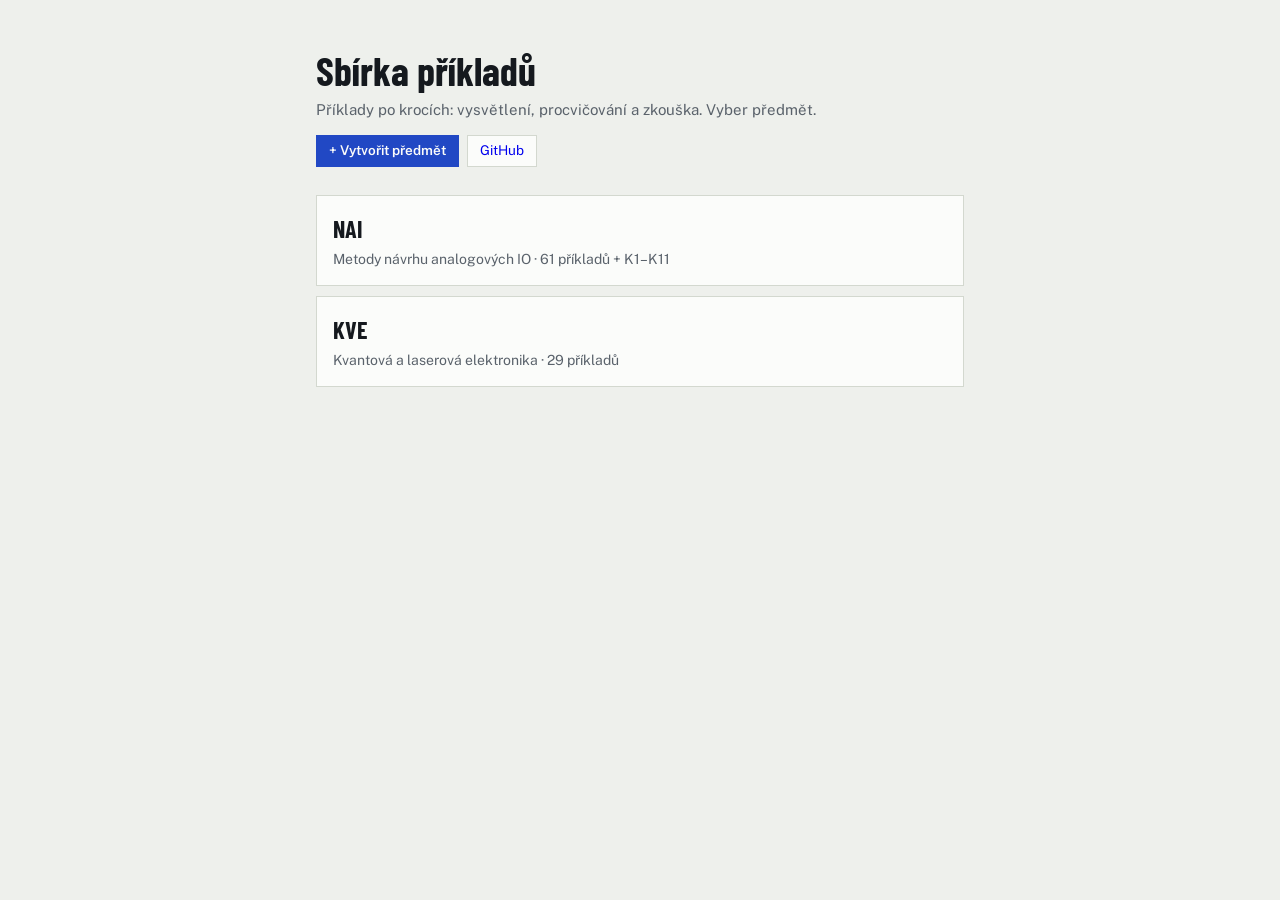
<file: index.html>
<!doctype html>
<html lang="cs">
<head>
<meta charset="utf-8">
<meta name="viewport" content="width=device-width, initial-scale=1">
<title>Sbírka příkladů</title>
<meta name="description" content="Sbírky příkladů po krocích: vysvětlení a procvičování">
<link rel="preconnect" href="https://fonts.googleapis.com">
<link rel="preconnect" href="https://fonts.gstatic.com" crossorigin>
<link href="https://fonts.googleapis.com/css2?family=Barlow+Condensed:wght@500;600;700&family=Public+Sans:wght@400;600;700&display=swap" rel="stylesheet">
<link rel="stylesheet" href="core/app.css">
<link rel="stylesheet" href="core/home.css">
</head>
<body>
<main class="home">
  <h1>Sbírka příkladů</h1>
  <p>Příklady po krocích: vysvětlení, procvičování a zkouška. Vyber předmět.</p>
  <div class="links">
    <a class="btn primary" href="pridat.html">+ Vytvořit předmět</a>
    <a class="btn" href="https://github.com/machmar/sbirka" target="_blank" rel="noopener">GitHub</a>
  </div>
  <ul class="subj" id="subj"></ul>
</main>
<script src="data/subjects.js"></script>
<script>
document.getElementById("subj").innerHTML = (window.SUBJECTS || []).map(function (s) {
  return '<li><a href="' + s.id + '/"><b>' + s.name + "</b><span>" + s.desc + "</span></a></li>";
}).join("");
</script>
</body>
</html>
</file>
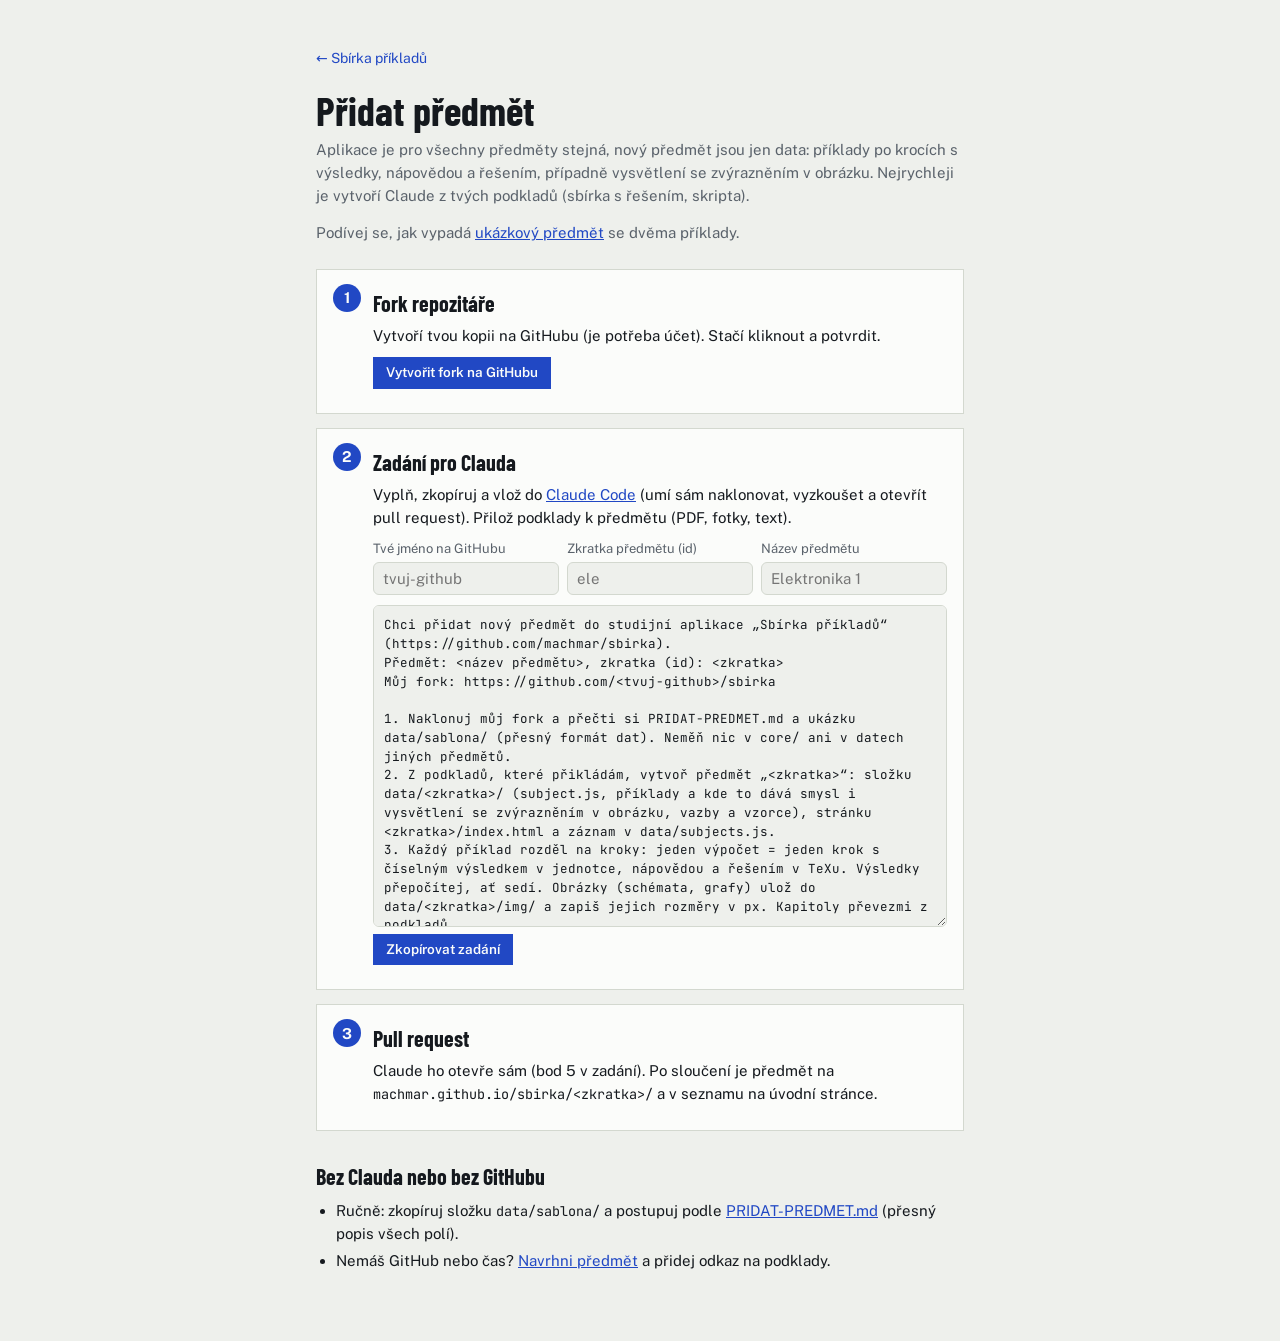
<file: pridat.html>
<!doctype html>
<html lang="cs">
<head>
<meta charset="utf-8">
<meta name="viewport" content="width=device-width, initial-scale=1">
<title>Přidat předmět · Sbírka příkladů</title>
<meta name="description" content="Jak přidat nový předmět do Sbírky příkladů: fork, zadání pro Clauda, pull request">
<link rel="preconnect" href="https://fonts.googleapis.com">
<link rel="preconnect" href="https://fonts.gstatic.com" crossorigin>
<link href="https://fonts.googleapis.com/css2?family=Barlow+Condensed:wght@500;600;700&family=Public+Sans:wght@400;600;700&family=JetBrains+Mono:wght@400;600&display=swap" rel="stylesheet">
<link rel="stylesheet" href="core/app.css">
<link rel="stylesheet" href="core/home.css">
</head>
<body>
<main class="home">
  <p class="back"><a href="./">← Sbírka příkladů</a></p>
  <h1>Přidat předmět</h1>
  <p class="lead">Aplikace je pro všechny předměty stejná, nový předmět jsou jen data: příklady po krocích s výsledky, nápovědou a řešením, případně vysvětlení se zvýrazněním v obrázku. Nejrychleji je vytvoří Claude z tvých podkladů (sbírka s řešením, skripta).</p>
  <p class="lead">Podívej se, jak vypadá <a href="sablona/">ukázkový předmět</a> se dvěma příklady.</p>

  <ol class="steps">
    <li>
      <h2>Fork repozitáře</h2>
      <p>Vytvoří tvou kopii na GitHubu (je potřeba účet). Stačí kliknout a potvrdit.</p>
      <p><a class="btn primary" href="https://github.com/machmar/sbirka/fork" target="_blank" rel="noopener">Vytvořit fork na GitHubu</a></p>
    </li>
    <li>
      <h2>Zadání pro Clauda</h2>
      <p>Vyplň, zkopíruj a vlož do <a href="https://claude.com/claude-code" target="_blank" rel="noopener">Claude Code</a> (umí sám naklonovat, vyzkoušet a otevřít pull request). Přilož podklady k předmětu (PDF, fotky, text).</p>
      <div class="fields">
        <label>Tvé jméno na GitHubu<input id="u" placeholder="tvuj-github" autocomplete="off" spellcheck="false"></label>
        <label>Zkratka předmětu (id)<input id="id" placeholder="ele" autocomplete="off" spellcheck="false"></label>
        <label>Název předmětu<input id="n" placeholder="Elektronika 1" autocomplete="off"></label>
      </div>
      <p class="hint" id="idhint" hidden>Zkratka: jen malá písmena, číslice a pomlčka, třeba „ele“ nebo „mat1“.</p>
      <textarea id="prompt" readonly rows="16" aria-label="Zadání pro Clauda"></textarea>
      <p><button class="btn primary" type="button" id="copy">Zkopírovat zadání</button> <span class="msg" id="copied" role="status"></span></p>
    </li>
    <li>
      <h2>Pull request</h2>
      <p>Claude ho otevře sám (bod 5 v zadání). Po sloučení je předmět na <code>machmar.github.io/sbirka/<span class="pid">zkratka</span>/</code> a v seznamu na úvodní stránce.</p>
    </li>
  </ol>

  <section class="more">
    <h2>Bez Clauda nebo bez GitHubu</h2>
    <ul>
      <li>Ručně: zkopíruj složku <code>data/sablona/</code> a postupuj podle <a href="https://github.com/machmar/sbirka/blob/main/PRIDAT-PREDMET.md" target="_blank" rel="noopener">PRIDAT-PREDMET.md</a> (přesný popis všech polí).</li>
      <li>Nemáš GitHub nebo čas? <a href="https://github.com/machmar/sbirka/issues/new?title=%5BNov%C3%BD%20p%C5%99edm%C4%9Bt%5D%20&amp;body=P%C5%99edm%C4%9Bt%3A%20%0AOdkaz%20na%20podklady%20(sb%C3%ADrka%20s%20%C5%99e%C5%A1en%C3%ADm)%3A%20%0A" target="_blank" rel="noopener">Navrhni předmět</a> a přidej odkaz na podklady.</li>
    </ul>
  </section>
</main>
<script>
(function () {
  var u = document.getElementById("u"), id = document.getElementById("id"), n = document.getElementById("n");
  var out = document.getElementById("prompt"), hint = document.getElementById("idhint");
  function v(el, ph) { return el.value.trim() || ph; }
  function upd() {
    var U = v(u, "<tvuj-github>"), I = v(id, "<zkratka>"), N = v(n, "<název předmětu>");
    hint.hidden = !id.value.trim() || /^[a-z0-9-]{1,30}$/.test(id.value.trim());
    [].forEach.call(document.querySelectorAll(".pid"), function (s) { s.textContent = I; });
    out.value =
      "Chci přidat nový předmět do studijní aplikace „Sbírka příkladů“ (https://github.com/machmar/sbirka).\n" +
      "Předmět: " + N + ", zkratka (id): " + I + "\n" +
      "Můj fork: https://github.com/" + U + "/sbirka\n\n" +
      "1. Naklonuj můj fork a přečti si PRIDAT-PREDMET.md a ukázku data/sablona/ (přesný formát dat). Neměň nic v core/ ani v datech jiných předmětů.\n" +
      "2. Z podkladů, které přikládám, vytvoř předmět „" + I + "“: složku data/" + I + "/ (subject.js, příklady a kde to dává smysl i vysvětlení se zvýrazněním v obrázku, vazby a vzorce), stránku " + I + "/index.html a záznam v data/subjects.js.\n" +
      "3. Každý příklad rozděl na kroky: jeden výpočet = jeden krok s číselným výsledkem v jednotce, nápovědou a řešením v TeXu. Výsledky přepočítej, ať sedí. Obrázky (schémata, grafy) ulož do data/" + I + "/img/ a zapiš jejich rozměry v px. Kapitoly převezmi z podkladů.\n" +
      "4. Vyzkoušej to: v kořeni repozitáře spusť python -m http.server 8000, otevři http://localhost:8000/" + I + "/ a zkontroluj, že se zobrazí všechny příklady, kontrola výsledků přijme správné hodnoty a v konzoli prohlížeče nejsou chyby.\n" +
      "5. Commitni změny do nové větve, pushni ji do mého forku a otevři pull request do machmar/sbirka (do popisu napiš, z jakých podkladů data jsou).\n\n" +
      "Pokud v podkladech něco chybí nebo si nejsi jistý výsledkem, zeptej se mě, než to vymyslíš.";
  }
  [u, id, n].forEach(function (el) { el.addEventListener("input", upd); });
  document.getElementById("copy").addEventListener("click", function () {
    var m = document.getElementById("copied");
    function done() { m.textContent = "Zkopírováno"; setTimeout(function () { m.textContent = ""; }, 2000); }
    if (navigator.clipboard) navigator.clipboard.writeText(out.value).then(done, function () { out.select(); document.execCommand("copy"); done(); });
    else { out.select(); document.execCommand("copy"); done(); }
  });
  upd();
})();
</script>
</body>
</html>
</file>
<file: core/app.css>
:root {
  --paper: #eef0ec; --sheet: #fbfcfa; --ink: #15191e; --muted: #5a626b; --rule: #d3d8cf;
  --accent: #2148c4; --accent-soft: #e3e9fb; --mark: #b9470f; --mark-soft: #f7e7dc;
  --ok: #17703a; --ok-soft: #e1f2e6; --bad: #a8261b; --bad-soft: #f8e3e0;
  --idea: #6b3fc4; --idea-soft: #efe8fb; --schem-bg: #ffffff;
  --radius: 0px; --radius-sm: 0px; --shadow: none;
  --font-display: "Barlow Condensed", "Arial Narrow", "Roboto Condensed", sans-serif;
  --font-body: "Public Sans", "Segoe UI", system-ui, sans-serif;
  --font-mono: "JetBrains Mono", ui-monospace, "Cascadia Mono", Consolas, monospace;
}
@media (prefers-color-scheme: dark) {
  :root:not([data-theme="light"]) {
    --paper: #121417; --sheet: #1a1d21; --ink: #e7e9ec; --muted: #9aa2ab; --rule: #2e333a;
    --accent: #8aa6ff; --accent-soft: #1f2a4a; --mark: #f0955c; --mark-soft: #3a2416;
    --ok: #6fd393; --ok-soft: #173323; --bad: #ff8a7d; --bad-soft: #3a1d1a;
    --idea: #b794f6; --idea-soft: #2a2140; --schem-bg: #fbfbf8;
    color-scheme: dark;
  }
}
:root[data-theme="dark"] {
  --paper: #121417; --sheet: #1a1d21; --ink: #e7e9ec; --muted: #9aa2ab; --rule: #2e333a;
  --accent: #8aa6ff; --accent-soft: #1f2a4a; --mark: #f0955c; --mark-soft: #3a2416;
  --ok: #6fd393; --ok-soft: #173323; --bad: #ff8a7d; --bad-soft: #3a1d1a;
  --idea: #b794f6; --idea-soft: #2a2140; --schem-bg: #fbfbf8;
  color-scheme: dark;
}

* { box-sizing: border-box; }
html, body { margin: 0; }
body { background: var(--paper); color: var(--ink); font-family: var(--font-body); font-size: 15px; line-height: 1.55; }
button, input { font: inherit; color: inherit; }
:focus-visible { outline: 2px solid var(--accent); outline-offset: 2px; }
sub { font-size: .72em; line-height: 0; }



.app { min-height: 100vh; background: var(--paper); display: grid; grid-template-columns: 280px minmax(0, 1fr); align-items: start; }
/* the page is never wider than the screen: Firefox for Android grows its "layout viewport" to fit anything that sticks
   out, even 1 px (overflow on html doesn't stop it), and the fixed drawers and the sticky schematic then drift with the
   page until they reach that larger edge. clip (not hidden) doesn't make .app a scroller, so sticky still works. */
.app { overflow-x: clip; }
.app > aside { position: sticky; top: 0; height: 100vh; overflow-y: auto; border-right: 1px solid var(--rule); background: var(--sheet); display: flex; flex-direction: column; }
.side-top { position: sticky; top: 0; z-index: 3; background: var(--sheet); }
.brand { padding: 14px 16px 10px; border-bottom: 1px solid var(--rule); display: flex; gap: 10px; align-items: flex-start; justify-content: space-between; }
.brand b { font-family: var(--font-display); font-size: 24px; line-height: 1; display: block; }
.brand span { font-size: 12px; color: var(--muted); display: block; margin-top: 2px; }
.iconbtn { border: 1px solid var(--rule); background: var(--paper); width: 32px; height: 32px; cursor: pointer; font-size: 17px; line-height: 1; flex: none; }
.iconbtn:hover { border-color: var(--accent); color: var(--accent); }
.search { padding: 8px 10px; border-bottom: 1px solid var(--rule); }
.search input { width: 100%; padding: 6px 9px; border: 1px solid var(--rule); background: var(--paper); font-size: 14px; }
.search input:focus { border-color: var(--accent); }
.nores { padding: 14px; font-size: 13px; color: var(--muted); font-style: italic; }
.navtabs { display: flex; flex-wrap: wrap; gap: 4px; padding: 8px 10px; border-bottom: 1px solid var(--rule); }
.navtabs button { border: 1px solid var(--rule); background: var(--paper); padding: 3px 9px; cursor: pointer; font-size: 13px; }
.navtabs button[aria-current="true"] { background: var(--accent); border-color: var(--accent); color: var(--sheet); }
.list { list-style: none; margin: 0; padding: 0 0 8px; }
.list .group { font-family: var(--font-mono); font-size: 11px; letter-spacing: .05em; text-transform: uppercase; color: var(--muted); padding: 12px 14px 5px; }
.list button { width: 100%; text-align: left; border: 0; border-bottom: 1px solid var(--rule); background: transparent; cursor: pointer; display: grid; grid-template-columns: 40px minmax(0, 1fr); gap: 2px 8px; padding: 8px 12px; align-items: baseline; }
.list button:hover { background: var(--paper); }
.list button[aria-current="true"] { background: var(--paper); box-shadow: inset 3px 0 0 var(--accent); }
.list .n { font-family: var(--font-display); font-weight: 700; font-size: 20px; line-height: 1; color: var(--accent); }
.list .t { font-size: 13.5px; line-height: 1.3; }
.list li.chtile { display: none; } /* chapter tiles exist only in the mobile strip */
.list .k { grid-column: 2; display: flex; gap: 8px; align-items: center; font-size: 12px; color: var(--muted); flex-wrap: wrap; }
.pins { display: inline-flex; gap: 3px; }
.pins i { width: 7px; height: 7px; border: 1.5px solid var(--muted); display: block; }
.pins i.on { background: var(--accent); border-color: var(--accent); border-radius: 50%; }
/* Zkouška: a diamond of the same size, filled in its own colour once passed */
.pins i.zk { width: 5px; height: 5px; margin: 0 1.5px; align-self: center; transform: rotate(45deg); }
.pins i.zk.on { background: var(--muted); border-color: var(--muted); border-radius: 0; }
.known { color: var(--ok); font-weight: 700; }
.only { font-style: italic; }
.list { flex: 1 0 auto; }
.side-foot { position: sticky; bottom: 0; z-index: 3; margin-top: auto; background: var(--sheet); border-top: 1px solid var(--rule); font-size: 12.5px; }
.side-foot summary { cursor: pointer; padding: 9px 14px; color: var(--muted); font-variant-numeric: tabular-nums; }
.side-foot .foot-body { padding: 0 12px 12px; display: flex; flex-direction: column; gap: 6px; }
.side-foot .btn { font-size: 12.5px; padding: 4px 10px; text-align: left; }
.side-foot .btn.danger { color: var(--bad); }
.side-foot .btn.danger:hover { border-color: var(--bad); color: var(--bad); }
.side-foot .confirm { border: 1px solid var(--bad); background: var(--bad-soft); padding: 8px 10px; display: flex; flex-direction: column; gap: 6px; }
.side-foot .confirm p { margin: 0; }
.side-foot .confirm div { display: flex; gap: 6px; flex-wrap: wrap; }
.side-foot .msg { color: var(--muted); min-height: 1.2em; margin: 0; }
.side-foot .msg.err { color: var(--bad); }
.sr { position: absolute; left: -9999px; }

main { min-width: 0; background: var(--paper); color: var(--ink); font-family: var(--font-body); container-type: inline-size; }
.sheet { padding: 22px 24px 28px; display: flex; flex-direction: column; gap: 18px; }

.head { display: grid; grid-template-columns: auto minmax(0, 1fr) auto; gap: 2px 18px; align-items: end; border-bottom: 2px solid var(--ink); padding-bottom: 12px; }
.bignum { font-family: var(--font-display); font-weight: 700; font-size: 72px; line-height: .8; color: var(--accent); grid-row: span 2; font-variant-numeric: tabular-nums; }
.head .meta { display: flex; gap: 10px; align-items: center; flex-wrap: wrap; font-size: 13px; color: var(--muted); }
.chip { font-family: var(--font-mono); font-size: 12px; border: 1px solid var(--accent); color: var(--accent); padding: 0 8px; border-radius: var(--radius-sm); }
.head h2 { font-family: var(--font-display); font-weight: 600; font-size: 30px; line-height: 1.05; margin: 0; text-wrap: balance; }
.head .tools { grid-row: span 2; align-self: center; display: flex; gap: 6px; flex-wrap: wrap; justify-content: flex-end; }
.head .tools .btn { white-space: nowrap; }

.btn { border: 1px solid var(--rule); background: var(--sheet); padding: 6px 12px; cursor: pointer; font-size: 13.5px; line-height: 1.3; border-radius: var(--radius-sm); box-shadow: var(--shadow); }
.btn:hover { border-color: var(--accent); color: var(--accent); }
.btn.primary { background: var(--accent); border-color: var(--accent); color: var(--sheet); font-weight: 600; }
.btn.primary:hover { color: var(--sheet); filter: brightness(1.08); }
.btn.good { background: var(--ok-soft); border-color: var(--ok); color: var(--ok); }
.btn[disabled] { opacity: .5; cursor: default; }

.section-label { font-family: var(--font-mono); font-size: 11.5px; letter-spacing: .06em; text-transform: uppercase; color: var(--muted); margin: 0 0 5px; }
.task { display: flex; flex-direction: column; gap: 8px; }
.task .txt { max-width: 80ch; font-size: 16px; }
.given { list-style: none; margin: 0; padding: 0; display: flex; flex-wrap: wrap; gap: 6px; }
.given li { font-family: var(--font-mono); font-size: 12.5px; background: var(--sheet); border: 1px solid var(--rule); padding: 2px 8px; }
.tags { display: flex; flex-wrap: wrap; gap: 6px; }
.tags + .tags { margin-top: 6px; }
.tag { font-size: 12px; padding: 1px 9px; border-radius: 999px; background: var(--idea-soft); color: var(--idea); border: 1px solid transparent; cursor: pointer; }
.tag:hover { border-color: var(--idea); }

/* the steps column keeps its width on wide screens (page zoomed out); the schematic takes the rest */
.grid { display: grid; grid-template-columns: minmax(0, 1fr) min(620px, 47%); gap: 20px; align-items: start; }
.grid.nopic { grid-template-columns: minmax(0, 1fr); max-width: 860px; } /* a problem without a picture */
/* narrow screens: one page scroll; once the schematic reaches the top it stays there (at most 45 % of the screen tall)
   and the rest scrolls under it */
@container (max-width: 860px) {
  .grid { grid-template-columns: minmax(0, 1fr); }
  .grid .schem { position: sticky; top: 0; z-index: 5; background: var(--paper); padding: calc(env(safe-area-inset-top, 0px) + 6px) 0 6px; margin-top: -6px; }
  .grid .paper { width: min(100%, calc(45dvh * var(--ar))); }
}
.schem { position: sticky; top: calc(env(safe-area-inset-top, 0px) + 12px); display: flex; flex-direction: column; gap: 8px; margin: 0; }
/* the paper is the visible window, as wide as fits (and no taller than the screen); .zoom inside it is the picture with
   everything drawn on it, made --z times larger and shifted by --zx/--zy (fractions of its size) */
.paper { position: relative; background: var(--schem-bg); border: 1px solid var(--rule); border-radius: var(--radius-sm); overflow: hidden; line-height: 0;
  aspect-ratio: var(--ar); width: min(100%, calc((100dvh - 110px) * var(--ar))); margin: 0 auto; touch-action: pan-x pan-y; }
.zoom { position: absolute; left: 0; top: 0; width: calc(var(--z, 1) * 100%); transform: translate(calc(var(--zx, 0) * -100%), calc(var(--zy, 0) * -100%)); }
.paper img { width: 100%; height: auto; display: block; }
.paper svg { position: absolute; inset: 0; width: 100%; height: 100%; pointer-events: none; }
.paper.zoomed { touch-action: none; cursor: grab; }
.zbadge { position: absolute; left: 8px; bottom: 8px; z-index: 2; padding: 2px 9px; border: 1px solid var(--rule); border-radius: 999px; background: var(--sheet); color: var(--ink); font: 600 12px/1.4 var(--font-body); cursor: pointer; box-shadow: 0 2px 8px rgba(0, 0, 0, .15); }
.paper:not(.zoomed) .zbadge { display: none; }
.zfs { position: absolute; right: 8px; bottom: 8px; z-index: 2; width: 28px; height: 28px; display: grid; place-items: center; padding: 0; border: 1px solid var(--rule); border-radius: 8px; background: var(--sheet); color: var(--ink); cursor: pointer; opacity: 0; pointer-events: none; transition: opacity .25s; box-shadow: 0 2px 8px rgba(0, 0, 0, .15); }
/* shown only while the pointer moves over the picture (.moving, set in app.js) */
.paper.moving .zfs, .zfs:hover, .zfs:focus-visible { opacity: 1; pointer-events: auto; }
.paper .zfs svg { position: static; width: 16px; height: 16px; }
/* over the whole window (top layer, see fsApply): as big as fits with a small margin, the page dimmed behind */
.paper.fs { position: fixed; inset: 0; margin: auto; padding: 0; width: min(calc(100vw - 24px), calc((100dvh - 24px) * var(--ar))); height: auto; max-width: none; max-height: none; }
.paper.fs::backdrop { background: rgba(0, 0, 0, .75); }
.legend { display: flex; flex-wrap: wrap; gap: 4px 12px; font-size: 12.5px; color: var(--muted); min-height: 20px; }
.legend span { display: inline-flex; align-items: center; gap: 5px; }
.legend i { width: 12px; height: 12px; border-radius: 3px; display: inline-block; }
.legend .src { width: 100%; color: var(--ink); }
.schem .opts { display: flex; flex-wrap: wrap; gap: 6px 18px; }
.schem label { font-size: 12.5px; color: var(--muted); display: inline-flex; gap: 6px; align-items: center; }

.col { display: flex; flex-direction: column; gap: 12px; min-width: 0; }
/* wide screens: once the problem reaches the top, the schematic stays and the steps column scrolls by itself; past
   either end of the column the page scrolls on. Narrow screens keep one normal page scroll */
@container (min-width: 861px) {
  .grid:not(.nopic) > .col { position: sticky; top: calc(env(safe-area-inset-top, 0px) + 12px); max-height: calc(100dvh - 24px); overflow-y: auto;
    padding: 0 6px calc(50dvh - 12px) 0; /* half the column's height of room below the last step */ scrollbar-width: thin; scrollbar-color: color-mix(in srgb, var(--muted) 55%, transparent) transparent; }
}
.seg { display: inline-flex; border: 1px solid var(--ink); align-self: flex-start; }
.seg button { border: 0; background: var(--sheet); padding: 6px 14px; cursor: pointer; display: flex; gap: 8px; align-items: baseline; }
.seg button + button { border-left: 1px solid var(--ink); }
.seg button[aria-pressed="true"] { background: var(--ink); color: var(--paper); }
.seg small { font-family: var(--font-mono); font-size: 11.5px; opacity: .75; }
.seg button[disabled] { color: var(--muted); cursor: not-allowed; }
.xtab { align-self: flex-start; }
.notice { background: var(--sheet); border: 1px solid var(--rule); border-left: 4px solid var(--mark); padding: 12px 14px; display: flex; flex-direction: column; gap: 8px; align-items: flex-start; border-radius: var(--radius-sm); }
.notice p { margin: 0; }

/* learn (NAI) steps */
.idea { background: var(--idea-soft); border: 1px solid color-mix(in srgb, var(--idea) 35%, transparent); border-radius: var(--radius); padding: 10px 13px; }
.idea b { color: var(--idea); }
.lsteps { list-style: none; margin: 0; padding: 0; display: flex; flex-direction: column; gap: 8px; }
.lstep { background: var(--sheet); border: 1px solid var(--rule); border-radius: var(--radius); box-shadow: var(--shadow); overflow: hidden; }
.lhead { width: 100%; border: 0; background: transparent; display: flex; gap: 10px; align-items: center; padding: 9px 13px; cursor: pointer; text-align: left; }
.lhead .n { width: 24px; height: 24px; border-radius: 50%; background: var(--paper); border: 1px solid var(--rule); display: grid; place-items: center; font-size: 12px; font-weight: 700; flex: none; }
.lhead .t { font-weight: 600; }
.lstep.on { border-color: var(--accent); }
.lstep.on .lhead { background: var(--accent-soft); }
.lstep.on .lhead .n { background: var(--accent); border-color: var(--accent); color: var(--sheet); }
.lstep.done .lhead .n { background: var(--ok); border-color: var(--ok); color: var(--sheet); }
.lbody { padding: 4px 14px 12px; display: none; }
.lstep.on .lbody, .showall .lbody { display: block; }
.lbody p { margin: 6px 0; }
.eq { background: var(--paper); border-radius: var(--radius-sm); padding: 8px 10px; margin: 8px 0; overflow-x: auto; }
.eq .row { padding: 3px 0; }
.eq .row.gen { color: var(--muted); font-size: 13px; }
.res { display: inline-block; background: var(--ok-soft); color: var(--ok); border: 1px solid var(--ok); border-radius: var(--radius-sm); padding: 3px 10px; font-weight: 700; margin-top: 4px; }
.mem { background: var(--accent-soft); border-radius: var(--radius-sm); padding: 6px 10px; margin-top: 8px; font-size: 13.5px; }
.mem::before { content: "Zapamatuj si: "; font-weight: 700; color: var(--accent); }
.warn { background: var(--mark-soft); border-left: 4px solid var(--mark); border-radius: var(--radius-sm); padding: 8px 11px; margin-top: 10px; font-size: 13.5px; }
.warn::before { content: "Pozor: "; font-weight: 700; color: var(--mark); }
.navrow { display: flex; justify-content: space-between; gap: 8px; flex-wrap: wrap; }
.box { background: var(--sheet); border: 1px solid var(--rule); border-radius: var(--radius); padding: 12px 14px; box-shadow: var(--shadow); }
.box h3 { margin: 0 0 8px; font-size: 15px; }
.tk { display: flex; gap: 10px; align-items: flex-start; padding: 5px 0; border-bottom: 1px dashed var(--rule); }
.tk:last-child { border-bottom: 0; }
.badge { font-size: 11px; padding: 1px 7px; border-radius: 999px; white-space: nowrap; font-weight: 700; margin-top: 3px; }
.badge.on { background: var(--ok-soft); color: var(--ok); }
.badge.add { background: var(--mark-soft); color: var(--mark); }
.badge.der { background: var(--paper); color: var(--muted); }
.kbd { font-size: 12px; color: var(--muted); }

/* cross-links practice <-> explanation */
.xlinks { display: flex; flex-wrap: wrap; gap: 6px; margin-top: 10px; }
.xlink { border: 1px dashed var(--accent); color: var(--accent); background: transparent; font-size: 12.5px; padding: 2px 9px; cursor: pointer; text-align: left; }
.xlink:hover { background: var(--accent-soft); border-style: solid; }
.xnone { font-size: 12.5px; color: var(--muted); font-style: italic; margin-top: 10px; }

/* practice (MPC) steps: a wire with pins */
.suggest { border: 1px solid var(--ok); background: var(--ok-soft); color: var(--ok); padding: 8px 12px; display: flex; gap: 10px; align-items: center; flex-wrap: wrap; }
.psteps { list-style: none; margin: 0; padding: 0; position: relative; }
.psteps::before { content: ""; position: absolute; left: 11px; top: 14px; bottom: 14px; width: 2px; background: var(--rule); }
.pstep { position: relative; display: grid; grid-template-columns: 24px minmax(0, 1fr); gap: 14px; padding: 8px 0 16px; }
.node { width: 24px; height: 24px; display: grid; place-items: center; position: relative; z-index: 1; margin-top: 2px; }
.node::after { content: ""; width: 12px; height: 12px; border: 2px solid var(--muted); background: var(--paper); }
.pstep.active .node::after { border-color: var(--accent); background: var(--accent-soft); }
.pstep.done .node::after { width: 14px; height: 14px; border-radius: 50%; border-color: var(--accent); background: var(--accent); }
.pstep.locked .node::after { border-style: dashed; }
.pstep.focus .pbody { box-shadow: -10px 0 0 -6px var(--accent); }
.pbody { display: flex; flex-direction: column; gap: 8px; min-width: 0; }
.ptitle { display: flex; align-items: baseline; gap: 10px; flex-wrap: wrap; border: 0; background: transparent; padding: 0; text-align: left; cursor: pointer; }
.ptitle[disabled] { cursor: default; }
.step-no { font-family: var(--font-mono); font-size: 12px; color: var(--muted); white-space: nowrap; }
.ptitle h3 { margin: 0; font-size: 17px; font-weight: 600; line-height: 1.3; }
.pstep.locked h3 { color: var(--muted); font-weight: 400; font-style: italic; font-size: 14.5px; }
.answer { display: flex; align-items: center; gap: 8px; flex-wrap: wrap; }
.answer input { width: 9em; padding: 5px 9px; border: 1px solid var(--rule); background: var(--sheet); font-family: var(--font-mono); font-size: 14.5px; font-variant-numeric: tabular-nums; }
.answer input:focus { border-color: var(--accent); }
.unit { font-family: var(--font-mono); font-size: 14px; min-width: 2.5em; }
.fb { font-size: 13px; font-weight: 600; padding: 1px 8px; }
.fb.ok { color: var(--ok); background: var(--ok-soft); }
.fb.bad { color: var(--bad); background: var(--bad-soft); }
.fb.warn { color: var(--muted); }
.row-actions { display: flex; gap: 8px; flex-wrap: wrap; }
.hint { margin: 0; padding: 7px 12px; border-left: 3px solid var(--mark); background: var(--sheet); font-size: 14.5px; max-width: 70ch; }
.hint b { color: var(--mark); }
.noans { margin: 0; font-size: 13px; color: var(--muted); }
/* Zkouška */
.exam { display: flex; flex-direction: column; gap: 10px; }
.extask { margin: 0; }
.zkwrap { position: relative; }
.zcarets { position: absolute; inset: 0; pointer-events: none; overflow: hidden; }
.zcaret { position: absolute; width: 1px; background: var(--c); }
.zcaret::before { content: ""; position: absolute; left: -2px; top: -2px; width: 5px; height: 3px; background: var(--c); }
#zkin { width: 100%; box-sizing: border-box; min-height: 9em; padding: 8px 10px; border: 1px solid var(--rule); background: var(--sheet); color: inherit; font-family: var(--font-mono); font-size: 14.5px; line-height: 1.6; resize: vertical; }
#zkin:focus { border-color: var(--accent); outline: none; }
.zsum { margin: 0; display: flex; gap: 14px; align-items: baseline; }
.zsum span { color: var(--muted); font-size: 13px; }
.zpills { display: flex; flex-wrap: wrap; gap: 6px; margin-top: 6px; }
.zpill { font-family: var(--font-mono); font-size: 13px; padding: 2px 9px; border-radius: 999px; }
.zpill.ok { color: var(--ok); background: var(--ok-soft); }
.zpill.bad { color: var(--bad); background: var(--bad-soft); }
.zskip { margin: 6px 0 0; font-size: 13px; color: var(--muted); }
.ztab { border-collapse: collapse; font-size: 14px; }
.ztab td { padding: 3px 14px 3px 0; border-bottom: 1px solid var(--rule); }
.ztab td + td { font-family: var(--font-mono); }
.solution { border: 1px solid var(--rule); border-top: 3px solid var(--accent); padding: 10px 14px; display: flex; flex-direction: column; gap: 6px; background: var(--sheet); }
.solution .tex { overflow-x: auto; overflow-y: hidden; }
.solution .why { margin: 0; font-size: 14.5px; max-width: 70ch; }
.plot { display: flex; flex-direction: column; gap: 8px; border-top: 1px solid var(--rule); padding-top: 12px; }
.plot p { margin: 0; font-size: 13.5px; color: var(--muted); }
.plot .pbox { background: #fff; border: 1px solid var(--rule); }
.plot .pbox img { display: block; max-width: 100%; height: auto; }

/* pages: patterns and cheat sheet */
.cards { display: flex; flex-direction: column; gap: 12px; }
.card { background: var(--sheet); border: 1px solid var(--rule); padding: 14px 16px; border-radius: var(--radius); }
.card h3 { margin: 0 0 6px; font-family: var(--font-display); font-size: 22px; font-weight: 600; }
.card.focus { outline: 2px solid var(--idea); }
.exl { display: inline-flex; gap: 6px; flex-wrap: wrap; align-items: baseline; }
.exl button { border: 0; background: none; padding: 0; color: var(--accent); text-decoration: underline; text-underline-offset: 3px; cursor: pointer; font-size: 13.5px; }
.exl span { font-size: 13px; color: var(--muted); }
.tbl { overflow-x: auto; }
table { border-collapse: collapse; width: 100%; font-size: 14px; }
td, th { border-bottom: 1px solid var(--rule); padding: 7px 6px; text-align: left; vertical-align: top; }
th { font-family: var(--font-mono); font-size: 11.5px; text-transform: uppercase; color: var(--muted); letter-spacing: .05em; font-weight: 600; }
.consts { display: grid; grid-template-columns: repeat(auto-fit, minmax(150px, 1fr)); gap: 4px 18px; margin: 0; font-variant-numeric: tabular-nums; }
.consts div { display: flex; justify-content: space-between; gap: 10px; border-bottom: 1px dashed var(--rule); padding: 3px 0; }
.consts dt { color: var(--muted); }
.consts dd { margin: 0; font-family: var(--font-mono); font-size: 13px; }

/* bug-report link: floats bottom-right, always visible; main gets room so it never hides the last content */
.report { position: fixed; z-index: 30;
  right: calc(env(safe-area-inset-right, 0px) + 16px); bottom: calc(env(safe-area-inset-bottom, 0px) + 16px);
  display: inline-flex; align-items: center; gap: 7px; padding: 7px 13px;
  background: var(--sheet); color: var(--ink); border: 1px solid var(--ink);
  font-size: 13.5px; font-weight: 600; text-decoration: none; box-shadow: 0 2px 10px rgba(0,0,0,.18); }
.report::before { content: "!"; display: grid; place-items: center; width: 17px; height: 17px; border-radius: 50%;
  background: var(--mark); color: var(--sheet); font-size: 12px; font-weight: 700; }
.report:hover { border-color: var(--accent); color: var(--accent); }
main { padding-bottom: 56px; }
@media print { .report { display: none; } }

@media (max-width: 760px) {
  .app { grid-template-columns: minmax(0, 1fr); }
  .app > aside { position: static; height: auto; overflow: visible; border-right: 0; border-bottom: 1px solid var(--rule); }
  .side-top, .side-foot { position: static; }
  .brand { padding: 10px 14px 8px; }
  .brand span { display: none; }
  .list { display: flex; overflow-x: auto; gap: 0; padding: 0; flex: none; }
  .list .group { display: none; }
  .list li { flex: 0 0 auto; }
  .list li.fold { display: none; }
  .list li.chtile { display: block; }
  .chtile button { background: var(--paper); }
  .chtile .n { font-size: 18px; color: var(--ink); }
  .chtile button[aria-expanded="true"] { background: var(--accent-soft); box-shadow: inset 0 -3px 0 var(--accent); }
  .chtile button[aria-expanded="true"] .n { color: var(--accent); }
  .list button { min-width: 170px; height: 100%; border-right: 1px solid var(--rule); }
  .sheet { padding: 16px 14px 22px; }
  .head { grid-template-columns: auto minmax(0, 1fr); }
  .bignum { grid-column: 1; grid-row: 1 / 3; }
  .head .meta { grid-column: 2; grid-row: 1; }
  .head h2 { grid-column: 2; grid-row: 2; min-width: 0; overflow-wrap: anywhere; }
  .head .tools { grid-column: 1 / -1; grid-row: 3; justify-content: flex-start; }
  .bignum { font-size: 54px; }
  .head h2 { font-size: 24px; }
}
@keyframes flow { to { stroke-dashoffset: var(--dp); } } /* --dp = one dash period, so the loop is seamless */
@keyframes pulse { 0%, 100% { opacity: 1; } 50% { opacity: .55; } }
.ov-arrow { animation: flow 1.1s linear infinite; }
.ov-t { font-family: var(--font-mono); font-weight: 600; }
.ov-box { animation: pulse 1.8s ease-in-out infinite; }
@media (prefers-reduced-motion: reduce) { .ov-arrow, .ov-box { animation: none; } }

.nojs { padding: 24px; }
@media print { .app > aside { display: none; } .app { display: block; } }

/* ---------- formula drawer (closed: only the 28px handle shows) ---------- */
.drawer { position: fixed; right: 0; top: 120px; z-index: 40; display: flex; align-items: center; transform: translateX(calc(100% - 21px - var(--sb, 0px))); transition: transform .35s cubic-bezier(.22, .9, .3, 1); }
.drawer.open { transform: none; }
@media (prefers-reduced-motion: reduce) { .drawer { transition: none; } }
.dhandle { flex: none; width: 22px; height: 64px; margin-right: -1px; position: relative; z-index: 1; padding: 0; border: 1px solid var(--rule); border-right: 0; border-radius: 12px 0 0 12px; background: var(--sheet); box-shadow: -4px 4px 14px rgba(0, 0, 0, .14); color: var(--accent); font-size: 22px; cursor: grab; touch-action: none; user-select: none; }
.dhandle:active { cursor: grabbing; }
.dhandle { transition: width .35s, padding .35s; }
.drawer:not(.open) .dhandle { width: calc(22px + var(--sb, 0px)); padding-right: var(--sbo, 0px); } /* closed: wider by the scrollbar width; --sbo is the part an overlay scrollbar covers */
.dhandle span { display: inline-block; transition: transform .35s; }
.drawer.open .dhandle span { transform: scaleX(-1); }
.dpanel { display: flex; flex-direction: column; width: 380px; height: 420px; max-height: calc(100vh - var(--dt, 120px) - 8px); position: relative; overflow: hidden; padding-bottom: 7px; background: var(--sheet); color: var(--ink); border: 1px solid var(--rule); border-right: 0; border-radius: 14px 0 0 14px; box-shadow: 0 8px 28px rgba(0, 0, 0, .2); }
.dhead { flex: none; padding: 6px 12px; font-family: var(--font-mono); font-size: 11px; letter-spacing: .05em; text-transform: uppercase; color: var(--muted); border-bottom: 1px solid var(--rule); }
.dbody { flex: 1; min-height: 0; overflow: auto; overscroll-behavior: contain; padding: 0 12px 12px; scrollbar-width: thin; scrollbar-color: color-mix(in srgb, var(--muted) 55%, transparent) transparent; }
.dbody::-webkit-scrollbar { width: 6px; height: 6px; }
.dbody::-webkit-scrollbar-thumb { background: color-mix(in srgb, var(--muted) 55%, transparent); border-radius: 3px; }
.dbody::-webkit-scrollbar-track, .dbody::-webkit-scrollbar-corner { background: transparent; }
.dbody h3 { font-family: var(--font-display); font-size: 17px; color: var(--accent); margin: 12px 0 2px; white-space: nowrap; }
.dbody dl { margin: 0; }
.dbody dt { font-size: 12px; color: var(--muted); margin-top: 7px; white-space: nowrap; }
.dbody dd { margin: 0; white-space: nowrap; }
.dgrip { position: absolute; left: 0; right: 0; bottom: 0; height: 7px; cursor: ns-resize; touch-action: none; } /* invisible bottom edge: drag to resize */
@media print { .drawer { display: none; } }

/* ---------- Spolu (live room) ---------- */
.brand-btns { display: flex; gap: 6px; flex: none; }
#rtbtn { position: relative; font-size: 15px; }
#rtbtn.on { border-color: var(--accent); color: var(--accent); }
#rtn { position: absolute; top: -7px; right: -7px; min-width: 16px; height: 16px; padding: 0 4px; border-radius: 8px; background: var(--accent); color: var(--sheet); font: 600 10px/16px var(--font-mono); }
#rtn:empty { display: none; }
.rtpop { position: fixed; inset: auto; top: 58px; left: 12px; width: min(340px, calc(100vw - 24px)); margin: 0; padding: 14px 16px; background: var(--sheet); color: var(--ink); border: 1px solid var(--rule); border-radius: 12px; box-shadow: 0 8px 28px rgba(0, 0, 0, .22); font-size: 13.5px; line-height: 1.45; }
.rtpop h2 { font-family: var(--font-display); font-size: 20px; margin: 0 0 4px; }
.rtpop p { margin: 4px 0 10px; color: var(--muted); }
.rtpop code { font-family: var(--font-mono); color: var(--accent); }
.rtpop label { display: flex; gap: 6px; align-items: center; margin: 8px 0; }
.rtrow { display: flex; gap: 6px; margin: 8px 0; }
.rtrow input { flex: 1; min-width: 0; padding: 6px 9px; border: 1px solid var(--rule); background: var(--paper); color: var(--ink); font: inherit; border-radius: 6px; }
.rtpop .msg { min-height: 1.2em; margin: 6px 0 0; }
.shared { position: absolute; inset: 0; pointer-events: none; line-height: 1.25; }
.pcur { position: absolute; width: 14px; height: 14px; margin: -7px 0 0 -7px; border-radius: 50%; background: var(--c); box-shadow: 0 0 0 4px color-mix(in srgb, var(--c) 30%, transparent); transition: left .06s linear, top .06s linear; }
/* half the original size; the text fills almost the whole height (about 11 px) */
.pin { position: absolute; transform: translate(-50%, calc(-100% - 3.5px)); pointer-events: auto; max-width: 110px; padding: .5px 3px; border: 0; border-radius: 3px; background: var(--c); color: #fff; font: 600 8.75px/1.15 var(--font-body); text-align: left; cursor: pointer; box-shadow: 0 1px 4px rgba(0, 0, 0, .25); }
.pin::after { content: ""; position: absolute; left: 50%; bottom: -3.5px; margin-left: -3px; border: 3.5px solid transparent; border-bottom: 0; border-top-color: var(--c); }
.pin.dot { width: 8px; height: 8px; padding: 0; border-radius: 50%; transform: translate(-50%, -50%); box-shadow: 0 0 0 1.5px #fff, 0 1px 4px rgba(0, 0, 0, .3); }
.pin.dot::after { display: none; }
@media print { .shared { display: none; } }
.rtchip { position: fixed; z-index: 30; right: calc(env(safe-area-inset-right, 0px) + 16px); bottom: calc(env(safe-area-inset-bottom, 0px) + 60px); display: inline-flex; align-items: center; gap: 7px; padding: 5px 12px; border: 1px solid var(--accent); border-radius: 999px; background: var(--sheet); color: var(--accent); font-size: 12.5px; font-weight: 600; cursor: pointer; box-shadow: 0 2px 10px rgba(0, 0, 0, .18); }
.rtchip::before { content: ""; width: 8px; height: 8px; border-radius: 50%; background: #2e9e5b; }
.rtchip[hidden] { display: none; }
@media print { .rtchip { display: none; } }

/* ---------- drawing on the schematic ---------- */
.ink path { fill: none; stroke-width: calc(3px * var(--z, 1) / var(--w, 1)); stroke-linecap: round; stroke-linejoin: round; vector-effect: non-scaling-stroke; }
.paper.inking { touch-action: none; cursor: crosshair; }
.paper.inking.erase { cursor: cell; }
.paper img { user-select: none; -webkit-user-drag: none; }
.ink-bar { position: absolute; top: 0; right: 0; z-index: 2; display: flex; gap: 4px; padding: 8px 8px 22px 36px; line-height: 0; opacity: 0; transition: opacity .18s; }
.ink-bar:hover, .ink-bar:focus-within, .paper.inking .ink-bar { opacity: 1; }
.ink-bar button { width: 30px; height: 30px; display: grid; place-items: center; padding: 0; border: 1px solid var(--rule); border-radius: 8px; background: var(--sheet); color: var(--ink); cursor: pointer; box-shadow: 0 2px 8px rgba(0, 0, 0, .15); }
.ink-bar button[aria-pressed="true"] { background: var(--accent); border-color: var(--accent); color: var(--sheet); }
.ink-bar svg { width: 18px; height: 18px; position: static; }
.ink-bar i { width: 16px; height: 16px; border-radius: 50%; box-shadow: 0 0 0 2px var(--sheet), 0 0 0 3px var(--rule); }
@media print { .ink-bar { display: none; } }

/* ---------- scratchpad drawer (a layer below the formula sheet) ---------- */
.drawer { pointer-events: none; } /* the container is wider/taller than what shows; only handle and panel take clicks */
.drawer > .dhandle, .drawer > .dpanel { pointer-events: auto; }
.drawer.pad { z-index: 39; }
.drawer.pad.up { z-index: 41; } /* no free spot for its handle: lift it above the formulas */
.drawer.pad .dhandle { transform: translateY(var(--hoff, 0px)); }
.drawer.pad .dhandle span, .drawer.pad.open .dhandle span { transform: none; font-size: 17px; }
.phead { display: flex; align-items: center; justify-content: space-between; gap: 8px; padding-top: 5px; padding-bottom: 5px; }
.ink-bar.ptools { position: static; opacity: 1; padding: 0; gap: 4px; text-transform: none; letter-spacing: 0; }
.ptools button { width: 26px; height: 26px; box-shadow: none; }
.ptools .pact { width: auto; padding: 0 8px; font: 600 11.5px/1 var(--font-body); color: var(--accent); }
.ptools .pact:disabled { color: var(--muted); opacity: .5; cursor: default; }
.dbody.padbody { padding: 0; }
.padbody.panning, .padbody.panning * { cursor: grabbing !important; }
.pcanvas { position: relative; min-width: 100%; min-height: 100%; }
.pcanvas textarea { position: absolute; inset: 0; width: 100%; height: 100%; margin: 0; padding: 8px 10px; border: 0; outline: none; resize: none; overflow: hidden; white-space: pre; background: transparent; color: var(--ink); font: 14px/20px var(--font-mono); }
.pcanvas svg { position: absolute; left: 0; top: 0; pointer-events: none; }
.pcanvas.drawing svg { pointer-events: auto; cursor: crosshair; touch-action: none; }
.pcanvas.drawing textarea { pointer-events: none; }

.dbody .fon { background: var(--accent-soft); box-shadow: -12px 0 0 var(--accent-soft), 12px 0 0 var(--accent-soft), -15px 0 0 var(--accent); animation: fpulse 1.4s ease-out; } /* last shadow peeks out as a 3px bar on the left */
@keyframes fpulse { 0%, 30% { background: color-mix(in srgb, var(--accent) 35%, var(--sheet)); } }
.rthelp { margin: 6px 0 10px; padding-left: 18px; color: var(--muted); font-size: 12.5px; }
.rthelp li { margin: 2px 0; }
.rthelp b { color: var(--ink); font-weight: 600; }
.fhead { display: flex; justify-content: space-between; align-items: baseline; gap: 8px; }
.dhint { text-transform: none; letter-spacing: 0; font-family: var(--font-body); font-size: 11px; color: var(--muted); opacity: .8; white-space: nowrap; overflow: hidden; text-overflow: ellipsis; }

/* ---------- Bloky ---------- */
.bhint { font-size: 12.5px; color: var(--muted); margin: 10px 0 12px; }
.blok .bsch { display: flex; flex-wrap: wrap; gap: 10px 22px; margin: 6px 0 8px; }
.blok figure { margin: 0; }
.blok figure svg { width: 210px; max-width: 100%; height: auto; display: block; color: var(--ink); }
.blok figcaption { font-size: 12px; color: var(--muted); text-align: center; margin-top: 2px; }
.bvar { margin: 0 0 10px; padding-left: 18px; }
.bvar li { margin: 2px 0; padding: 2px 6px; border-radius: 6px; }
.bvar .bf { white-space: nowrap; }
.bcrops { display: flex; flex-wrap: wrap; gap: 10px; margin: 0 0 10px; }
.bcrop { display: flex; flex-direction: column; gap: 4px; width: 172px; padding: 6px; border: 1px solid var(--rule); border-radius: 8px; background: var(--paper); color: var(--muted); font-size: 11.5px; text-align: left; cursor: pointer; }
.bcrop:hover { border-color: var(--accent); color: var(--accent); }
.bcrop svg { width: 100%; height: 110px; background: #fff; border-radius: 4px; }
.brel { font-size: 13px; margin: 6px 0 0; }
.brel .xlink { margin: 2px 4px 2px 0; }
.card.blok.bon { outline: 2px solid var(--accent); background: color-mix(in srgb, var(--accent-soft) 40%, var(--sheet)); }
.bvar li.bon { background: var(--accent-soft); box-shadow: inset 3px 0 0 var(--accent); }
.bon { animation: fpulse 1.4s ease-out; }
/* a formula line, given value or table row someone in the room right-clicked */
#main .hon:not(tr), #main tr.hon > td { background: var(--accent-soft); box-shadow: inset 3px 0 0 var(--accent); animation: fpulse 1.4s ease-out; }
#main .hon:not(tr) { border-radius: 4px; }
.tag.blk { background: var(--accent-soft); color: var(--accent); }
.tag.blk:hover { border-color: var(--accent); }
.card.blok.focus { outline: 2px solid var(--accent); }
.tbl tr.focus > td { background: var(--accent-soft); }
</file>
<file: core/home.css>
/* start page and "Přidat předmět" (on top of app.css, which brings the colours, fonts and .btn) */
body { background: var(--paper); color: var(--ink); font-family: var(--font-body); }
.home { max-width: 680px; margin: 0 auto; padding: 48px 16px 64px; line-height: 1.55; }
.home h1 { font-family: var(--font-display); font-size: 40px; line-height: 1.1; margin: 0 0 6px; }
.home h2 { font-family: var(--font-display); font-size: 22px; margin: 0 0 4px; }
.home a:not(.btn) { color: var(--accent); }
.home code { font-family: var(--font-mono); font-size: .9em; }
.home .lead, .home > p { color: var(--muted); margin: 0 0 14px; }
.home .back { margin: 0 0 18px; font-size: 14px; }
.home .back a { text-decoration: none; }
a.btn { display: inline-flex; align-items: center; gap: 6px; text-decoration: none; }
.links { display: flex; flex-wrap: wrap; gap: 8px; margin: 0 0 28px; }

.subj { display: grid; gap: 10px; padding: 0; margin: 0; list-style: none; }
.home .subj a { display: block; padding: 14px 16px; border: 1px solid var(--rule); border-radius: var(--radius-sm); background: var(--sheet); color: var(--ink); text-decoration: none; }
.home .subj a:hover, .home .subj a:focus-visible { border-color: var(--accent); }
.subj b { font-family: var(--font-display); font-size: 24px; display: block; }
.subj span { color: var(--muted); font-size: 14px; }

.steps { padding: 0; margin: 24px 0; list-style: none; counter-reset: s; display: grid; gap: 14px; }
.steps > li { position: relative; padding: 16px 16px 14px 56px; border: 1px solid var(--rule); border-radius: var(--radius-sm); background: var(--sheet); counter-increment: s; }
.steps > li::before { content: counter(s); position: absolute; left: 16px; top: 14px; width: 28px; height: 28px; display: grid; place-items: center; border-radius: 50%; background: var(--accent); color: var(--sheet); font: 700 15px/1 var(--font-body); }
.steps p { margin: 0 0 10px; }
.fields { display: grid; grid-template-columns: repeat(auto-fit, minmax(170px, 1fr)); gap: 8px; margin: 0 0 10px; }
.fields label { display: grid; gap: 3px; font-size: 13px; color: var(--muted); }
.fields input { min-width: 0; padding: 7px 9px; border: 1px solid var(--rule); border-radius: 6px; background: var(--paper); color: var(--ink); font: 15px var(--font-body); }
.fields input:focus { outline: 2px solid var(--accent); outline-offset: -1px; }
.home .hint { color: var(--bad, #c0392b); font-size: 13px; }
#prompt { width: 100%; box-sizing: border-box; padding: 10px; border: 1px solid var(--rule); border-radius: 6px; background: var(--paper); color: var(--ink); font: 12.5px/1.5 var(--font-mono); resize: vertical; }
.more { margin-top: 28px; }
.more ul { padding-left: 20px; margin: 6px 0 0; }
.more li { margin: 4px 0; }
</file>
